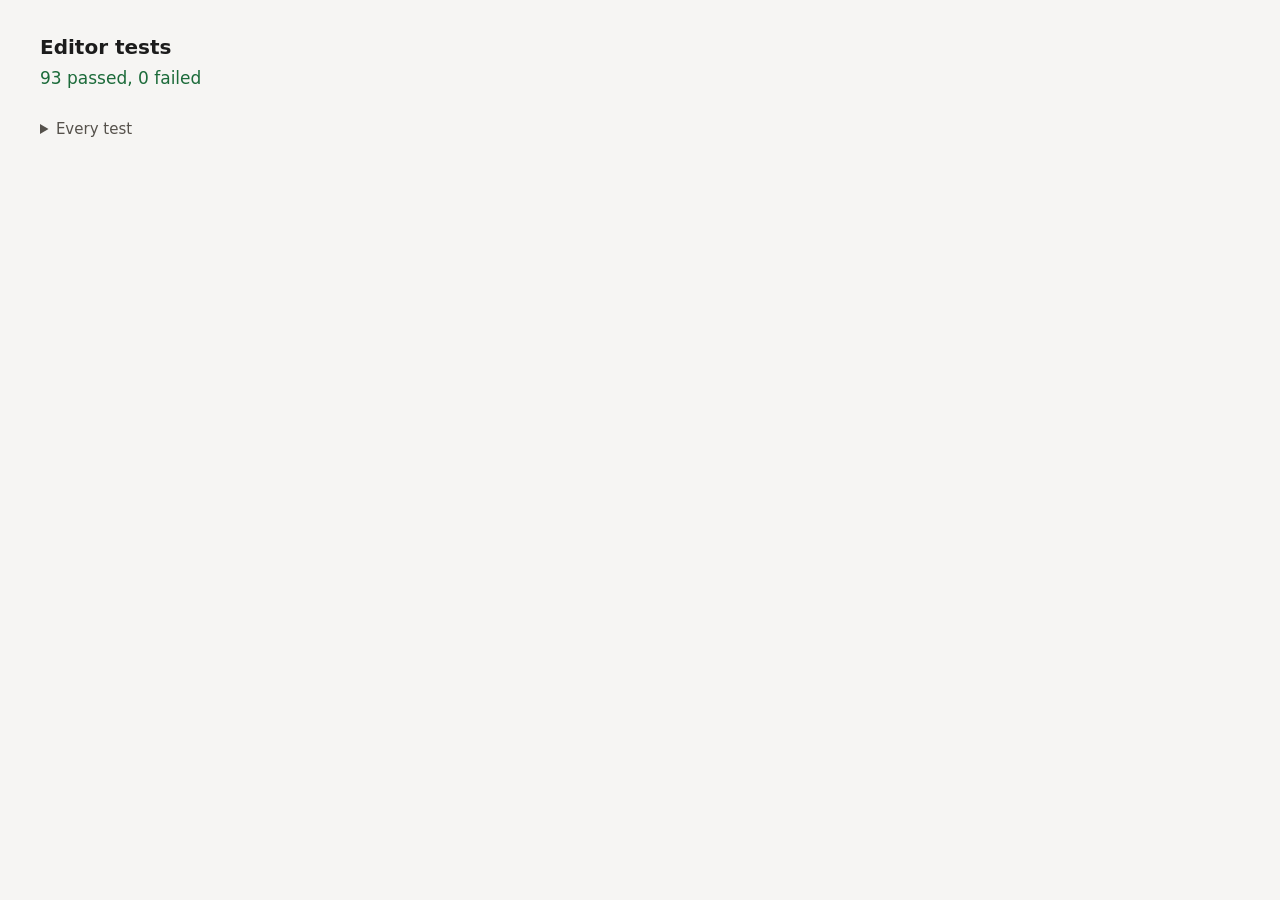
<file: tests/editor/index.html>
<!doctype html>
<html lang="en">
<head>
<meta charset="utf-8">
<meta name="viewport" content="width=device-width, initial-scale=1">
<title>Editor tests</title>
<link rel="stylesheet" href="page.css">
</head>
<body>
<h1>Editor tests</h1>
<p id="summary" role="status">Running…</p>
<ul id="failures"></ul>
<details>
  <summary>Every test</summary>
  <ul id="all"></ul>
</details>
<script type="module" src="page.mjs"></script>
</body>
</html>
</file>
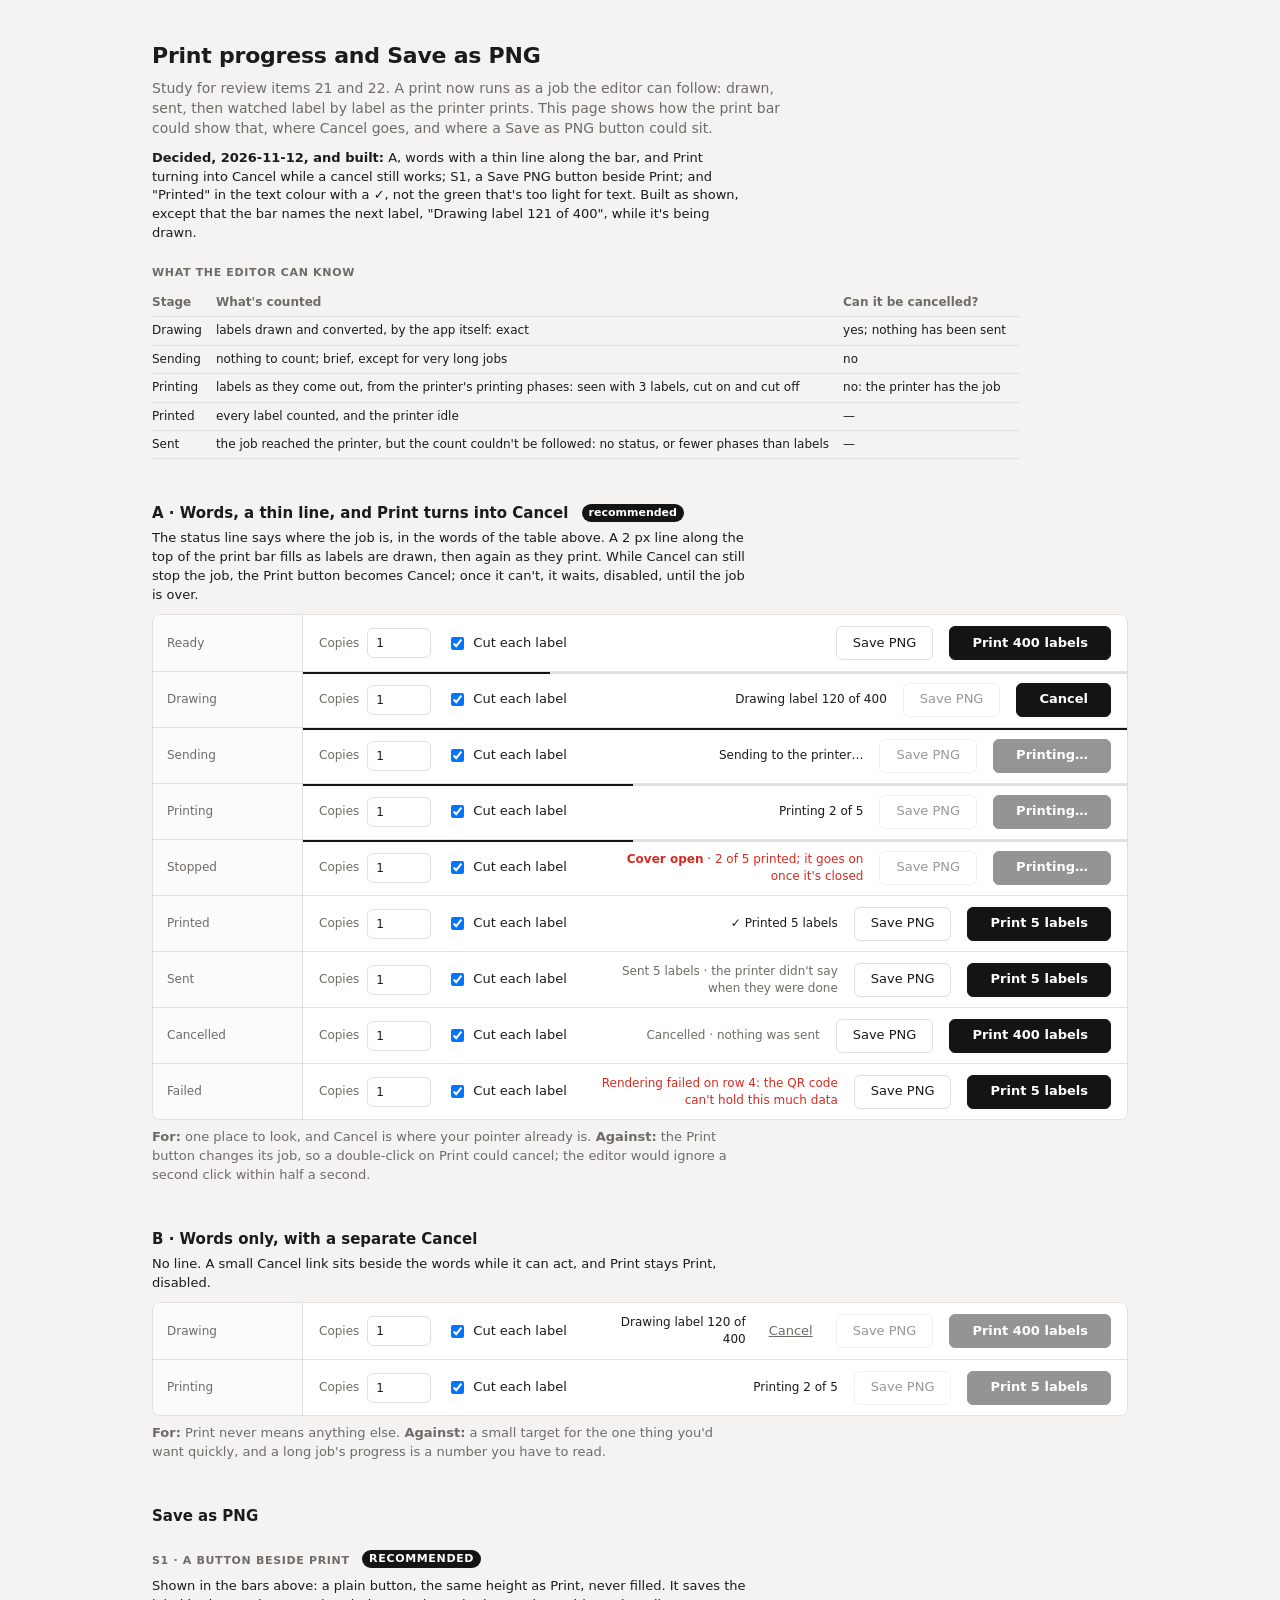
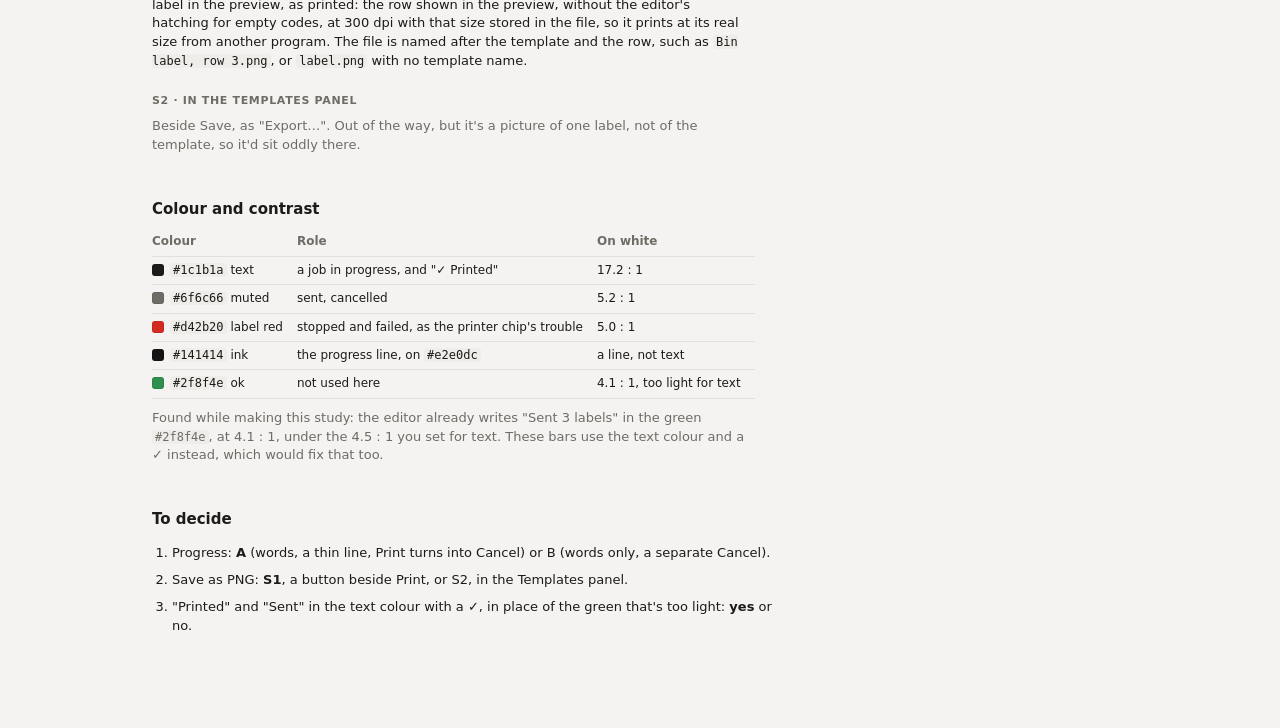
<file: design/print-bar.html>
<!doctype html>
<html lang="en">
<head>
<meta charset="utf-8">
<meta name="viewport" content="width=device-width, initial-scale=1">
<title>Study · Print progress and Save as PNG</title>
<style>
/* The editor's own tokens (app/static/style.css), copied so this page stands alone */
:root {
  --bg: #f4f3f1; --panel: #fbfbfa; --surface: #ffffff; --line: #e2e0dc; --line-strong: #cbc8c2;
  --text: #1c1b1a; --muted: #6f6c66; --faint: #a19d96; --ink: #141414;
  --red: #d42b20; --accent: #2f6fdf; --ok: #2f8f4e;
  --font: system-ui, -apple-system, "Segoe UI", Ubuntu, Cantarell, sans-serif;
  --mono: ui-monospace, "DejaVu Sans Mono", Menlo, monospace;
}
* { box-sizing: border-box; }
body { margin: 0; font: 13px/1.45 var(--font); color: var(--text); background: var(--bg); }
main { max-width: 1040px; margin: 0 auto; padding: 40px 32px 80px; }
h1 { font-size: 22px; font-weight: 650; letter-spacing: -0.01em; margin: 0 0 6px; }
h2 { font-size: 15px; font-weight: 650; margin: 44px 0 4px; }
h3 { font-size: 11px; font-weight: 600; text-transform: uppercase; letter-spacing: .06em; color: var(--muted); margin: 22px 0 8px; }
p { margin: 0 0 10px; max-width: 72ch; }
.lede { font-size: 14px; color: var(--muted); }
.note { color: var(--muted); }
code { font-family: var(--mono); font-size: 12px; background: #efede9; padding: 0 3px; border-radius: 3px; }
.rec { display: inline-block; margin-left: 8px; padding: 1px 7px; border-radius: 999px; background: var(--ink); color: #fff; font-size: 11px; font-weight: 600; vertical-align: 2px; }

/* One print bar per state, as in the editor */
.states { display: grid; grid-template-columns: 150px 1fr; gap: 0; border: 1px solid var(--line); border-radius: 8px; overflow: hidden; background: var(--surface); }
.states > .what { padding: 0 14px; display: flex; align-items: center; color: var(--muted); font-size: 12px; background: var(--panel); border-right: 1px solid var(--line); border-top: 1px solid var(--line); }
.states > .bar { border-top: 1px solid var(--line); }
.states > :nth-child(-n+2) { border-top: 0; }
.bar { position: relative; display: flex; align-items: center; gap: 16px; padding: 10px 16px; min-height: 56px; background: var(--surface); }
.bar .spacer { flex: 1; }
.bar .field { display: flex; align-items: center; gap: 8px; color: var(--muted); font-size: 12px; }
.bar input[type=number] { width: 64px; height: 30px; border: 1px solid var(--line); border-radius: 6px; padding: 0 8px; font: inherit; color: var(--text); }
.bar .check { display: inline-flex; align-items: center; gap: 6px; white-space: nowrap; }
.btn { height: 34px; padding: 0 16px; border-radius: 6px; border: 1px solid var(--line); background: var(--surface); font: inherit; color: var(--text); white-space: nowrap; }
.btn.primary { padding: 0 22px; border-color: var(--ink); background: var(--ink); color: #fff; font-weight: 600; }
.btn:disabled { opacity: .45; }
.btn.quiet { border-color: transparent; background: none; color: var(--muted); padding: 0 6px; text-decoration: underline; height: auto; }
.msg { font-size: 12px; color: var(--muted); text-align: right; min-width: 0; }
.msg.now { color: var(--text); }
.msg.err { color: var(--red); }
.msg b { font-weight: 600; }
.msg .n { font-variant-numeric: tabular-nums; }
/* Progress: a 2 px line along the bar's top edge, filled to the share done. It
   moves only when the count does; nothing is animated. */
.track { position: absolute; left: 0; right: 0; top: 0; height: 2px; background: var(--line); }
.track i { display: block; height: 100%; background: var(--ink); }

table.facts { border-collapse: collapse; margin: 8px 0 0; font-size: 12px; }
table.facts th, table.facts td { text-align: left; padding: 5px 14px 5px 0; border-bottom: 1px solid var(--line); vertical-align: top; }
table.facts th { color: var(--muted); font-weight: 600; }
.sw { display: inline-block; width: 12px; height: 12px; border-radius: 3px; vertical-align: -2px; margin-right: 6px; border: 1px solid rgba(0,0,0,.08); }
ol.decide { padding-left: 20px; } ol.decide li { margin: 0 0 8px; max-width: 75ch; }
</style>
</head>
<body>
<main>

<h1>Print progress and Save as PNG</h1>
<p class="lede">Study for review items 21 and 22. A print now runs as a job the editor can follow: drawn, sent, then watched label by label as the printer prints. This page shows how the print bar could show that, where Cancel goes, and where a Save as PNG button could sit.</p>
<p><strong>Decided, 2026-11-12, and built:</strong> A, words with a thin line along the bar, and Print turning into Cancel while a cancel still works; S1, a Save PNG button beside Print; and "Printed" in the text colour with a ✓, not the green that's too light for text. Built as shown, except that the bar names the next label, "Drawing label 121 of 400", while it's being drawn.</p>

<h3>What the editor can know</h3>
<table class="facts">
  <tr><th>Stage</th><th>What's counted</th><th>Can it be cancelled?</th></tr>
  <tr><td>Drawing</td><td>labels drawn and converted, by the app itself: exact</td><td>yes; nothing has been sent</td></tr>
  <tr><td>Sending</td><td>nothing to count; brief, except for very long jobs</td><td>no</td></tr>
  <tr><td>Printing</td><td>labels as they come out, from the printer's printing phases: seen with 3 labels, cut on and cut off</td><td>no: the printer has the job</td></tr>
  <tr><td>Printed</td><td>every label counted, and the printer idle</td><td>—</td></tr>
  <tr><td>Sent</td><td>the job reached the printer, but the count couldn't be followed: no status, or fewer phases than labels</td><td>—</td></tr>
</table>

<!-- ======================================================================= -->
<h2>A · Words, a thin line, and Print turns into Cancel <span class="rec">recommended</span></h2>
<p>The status line says where the job is, in the words of the table above. A 2 px line along the top of the print bar fills as labels are drawn, then again as they print. While Cancel can still stop the job, the Print button becomes Cancel; once it can't, it waits, disabled, until the job is over.</p>
<div class="states">
  <div class="what">Ready</div>
  <div class="bar"><label class="field">Copies <input type="number" value="1"></label><label class="check"><input type="checkbox" checked> Cut each label</label><span class="spacer"></span><button class="btn" type="button">Save PNG</button><button class="btn primary" type="button">Print 400 labels</button></div>

  <div class="what">Drawing</div>
  <div class="bar"><span class="track"><i style="width:30%"></i></span><label class="field">Copies <input type="number" value="1"></label><label class="check"><input type="checkbox" checked> Cut each label</label><span class="spacer"></span><span class="msg now" role="status">Drawing label <span class="n">120</span> of <span class="n">400</span></span><button class="btn" type="button" disabled>Save PNG</button><button class="btn primary" type="button">Cancel</button></div>

  <div class="what">Sending</div>
  <div class="bar"><span class="track"><i style="width:100%"></i></span><label class="field">Copies <input type="number" value="1"></label><label class="check"><input type="checkbox" checked> Cut each label</label><span class="spacer"></span><span class="msg now">Sending to the printer…</span><button class="btn" type="button" disabled>Save PNG</button><button class="btn primary" type="button" disabled>Printing…</button></div>

  <div class="what">Printing</div>
  <div class="bar"><span class="track"><i style="width:40%"></i></span><label class="field">Copies <input type="number" value="1"></label><label class="check"><input type="checkbox" checked> Cut each label</label><span class="spacer"></span><span class="msg now">Printing <span class="n">2</span> of <span class="n">5</span></span><button class="btn" type="button" disabled>Save PNG</button><button class="btn primary" type="button" disabled>Printing…</button></div>

  <div class="what">Stopped</div>
  <div class="bar"><span class="track"><i style="width:40%"></i></span><label class="field">Copies <input type="number" value="1"></label><label class="check"><input type="checkbox" checked> Cut each label</label><span class="spacer"></span><span class="msg err"><b>Cover open</b> · 2 of 5 printed; it goes on once it's closed</span><button class="btn" type="button" disabled>Save PNG</button><button class="btn primary" type="button" disabled>Printing…</button></div>

  <div class="what">Printed</div>
  <div class="bar"><label class="field">Copies <input type="number" value="1"></label><label class="check"><input type="checkbox" checked> Cut each label</label><span class="spacer"></span><span class="msg now">✓ Printed <span class="n">5</span> labels</span><button class="btn" type="button">Save PNG</button><button class="btn primary" type="button">Print 5 labels</button></div>

  <div class="what">Sent</div>
  <div class="bar"><label class="field">Copies <input type="number" value="1"></label><label class="check"><input type="checkbox" checked> Cut each label</label><span class="spacer"></span><span class="msg">Sent <span class="n">5</span> labels · the printer didn't say when they were done</span><button class="btn" type="button">Save PNG</button><button class="btn primary" type="button">Print 5 labels</button></div>

  <div class="what">Cancelled</div>
  <div class="bar"><label class="field">Copies <input type="number" value="1"></label><label class="check"><input type="checkbox" checked> Cut each label</label><span class="spacer"></span><span class="msg">Cancelled · nothing was sent</span><button class="btn" type="button">Save PNG</button><button class="btn primary" type="button">Print 400 labels</button></div>

  <div class="what">Failed</div>
  <div class="bar"><label class="field">Copies <input type="number" value="1"></label><label class="check"><input type="checkbox" checked> Cut each label</label><span class="spacer"></span><span class="msg err">Rendering failed on row 4: the QR code can't hold this much data</span><button class="btn" type="button">Save PNG</button><button class="btn primary" type="button">Print 5 labels</button></div>
</div>
<p class="note" style="margin-top:8px"><strong>For:</strong> one place to look, and Cancel is where your pointer already is. <strong>Against:</strong> the Print button changes its job, so a double-click on Print could cancel; the editor would ignore a second click within half a second.</p>

<!-- ======================================================================= -->
<h2>B · Words only, with a separate Cancel</h2>
<p>No line. A small Cancel link sits beside the words while it can act, and Print stays Print, disabled.</p>
<div class="states">
  <div class="what">Drawing</div>
  <div class="bar"><label class="field">Copies <input type="number" value="1"></label><label class="check"><input type="checkbox" checked> Cut each label</label><span class="spacer"></span><span class="msg now">Drawing label <span class="n">120</span> of <span class="n">400</span></span><button class="btn quiet" type="button">Cancel</button><button class="btn" type="button" disabled>Save PNG</button><button class="btn primary" type="button" disabled>Print 400 labels</button></div>
  <div class="what">Printing</div>
  <div class="bar"><label class="field">Copies <input type="number" value="1"></label><label class="check"><input type="checkbox" checked> Cut each label</label><span class="spacer"></span><span class="msg now">Printing <span class="n">2</span> of <span class="n">5</span></span><button class="btn" type="button" disabled>Save PNG</button><button class="btn primary" type="button" disabled>Print 5 labels</button></div>
</div>
<p class="note" style="margin-top:8px"><strong>For:</strong> Print never means anything else. <strong>Against:</strong> a small target for the one thing you'd want quickly, and a long job's progress is a number you have to read.</p>

<!-- ======================================================================= -->
<h2>Save as PNG</h2>
<h3>S1 · A button beside Print <span class="rec">recommended</span></h3>
<p>Shown in the bars above: a plain button, the same height as Print, never filled. It saves the label in the preview, as printed: the row shown in the preview, without the editor's hatching for empty codes, at 300 dpi with that size stored in the file, so it prints at its real size from another program. The file is named after the template and the row, such as <code>Bin label, row 3.png</code>, or <code>label.png</code> with no template name.</p>
<h3>S2 · In the Templates panel</h3>
<p class="note">Beside Save, as "Export…". Out of the way, but it's a picture of one label, not of the template, so it'd sit oddly there.</p>

<!-- ======================================================================= -->
<h2>Colour and contrast</h2>
<table class="facts">
  <tr><th>Colour</th><th>Role</th><th>On white</th></tr>
  <tr><td><span class="sw" style="background:#1c1b1a"></span><code>#1c1b1a</code> text</td><td>a job in progress, and "✓ Printed"</td><td>17.2 : 1</td></tr>
  <tr><td><span class="sw" style="background:#6f6c66"></span><code>#6f6c66</code> muted</td><td>sent, cancelled</td><td>5.2 : 1</td></tr>
  <tr><td><span class="sw" style="background:#d42b20"></span><code>#d42b20</code> label red</td><td>stopped and failed, as the printer chip's trouble</td><td>5.0 : 1</td></tr>
  <tr><td><span class="sw" style="background:#141414"></span><code>#141414</code> ink</td><td>the progress line, on <code>#e2e0dc</code></td><td>a line, not text</td></tr>
  <tr><td><span class="sw" style="background:#2f8f4e"></span><code>#2f8f4e</code> ok</td><td>not used here</td><td>4.1 : 1, too light for text</td></tr>
</table>
<p class="note" style="margin-top:10px">Found while making this study: the editor already writes "Sent 3 labels" in the green <code>#2f8f4e</code>, at 4.1 : 1, under the 4.5 : 1 you set for text. These bars use the text colour and a ✓ instead, which would fix that too.</p>

<h2>To decide</h2>
<ol class="decide">
  <li>Progress: <strong>A</strong> (words, a thin line, Print turns into Cancel) or B (words only, a separate Cancel).</li>
  <li>Save as PNG: <strong>S1</strong>, a button beside Print, or S2, in the Templates panel.</li>
  <li>"Printed" and "Sent" in the text colour with a ✓, in place of the green that's too light: <strong>yes</strong> or no.</li>
</ol>

</main>
</body>
</html>
</file>
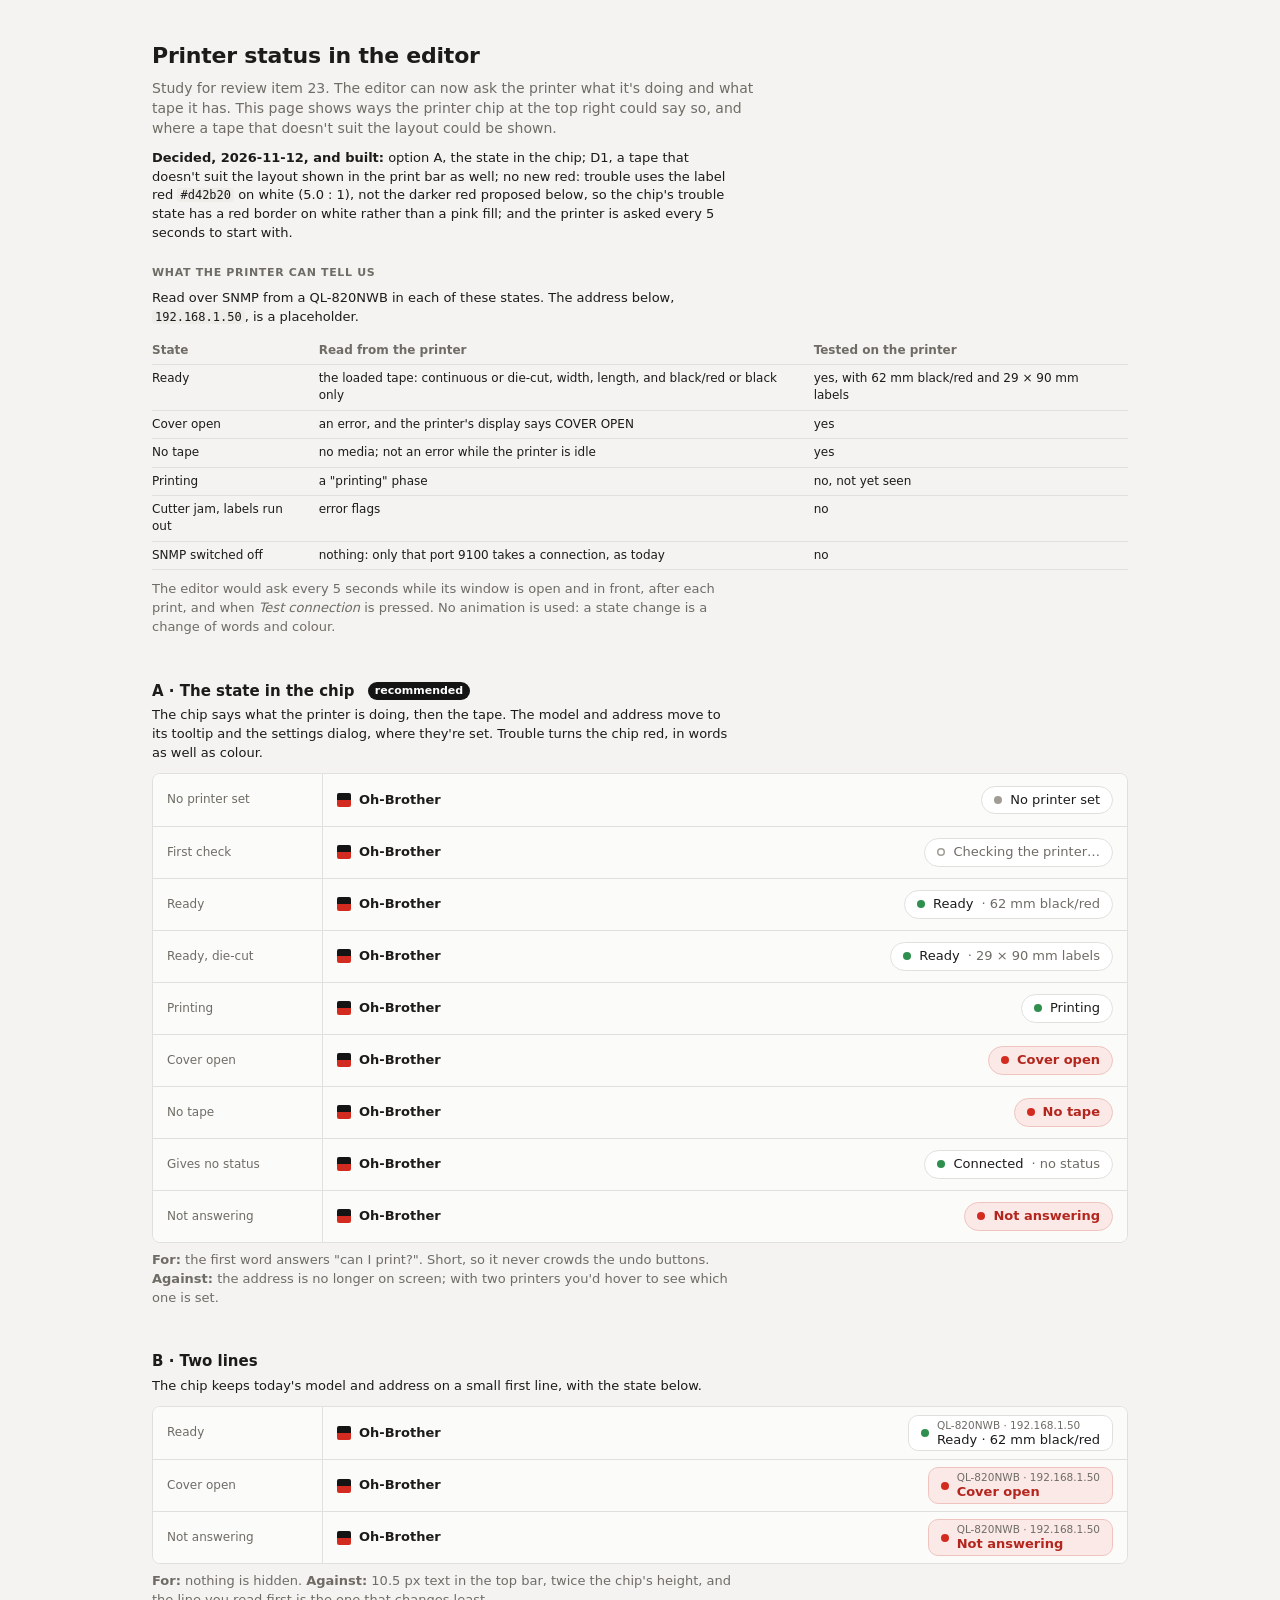
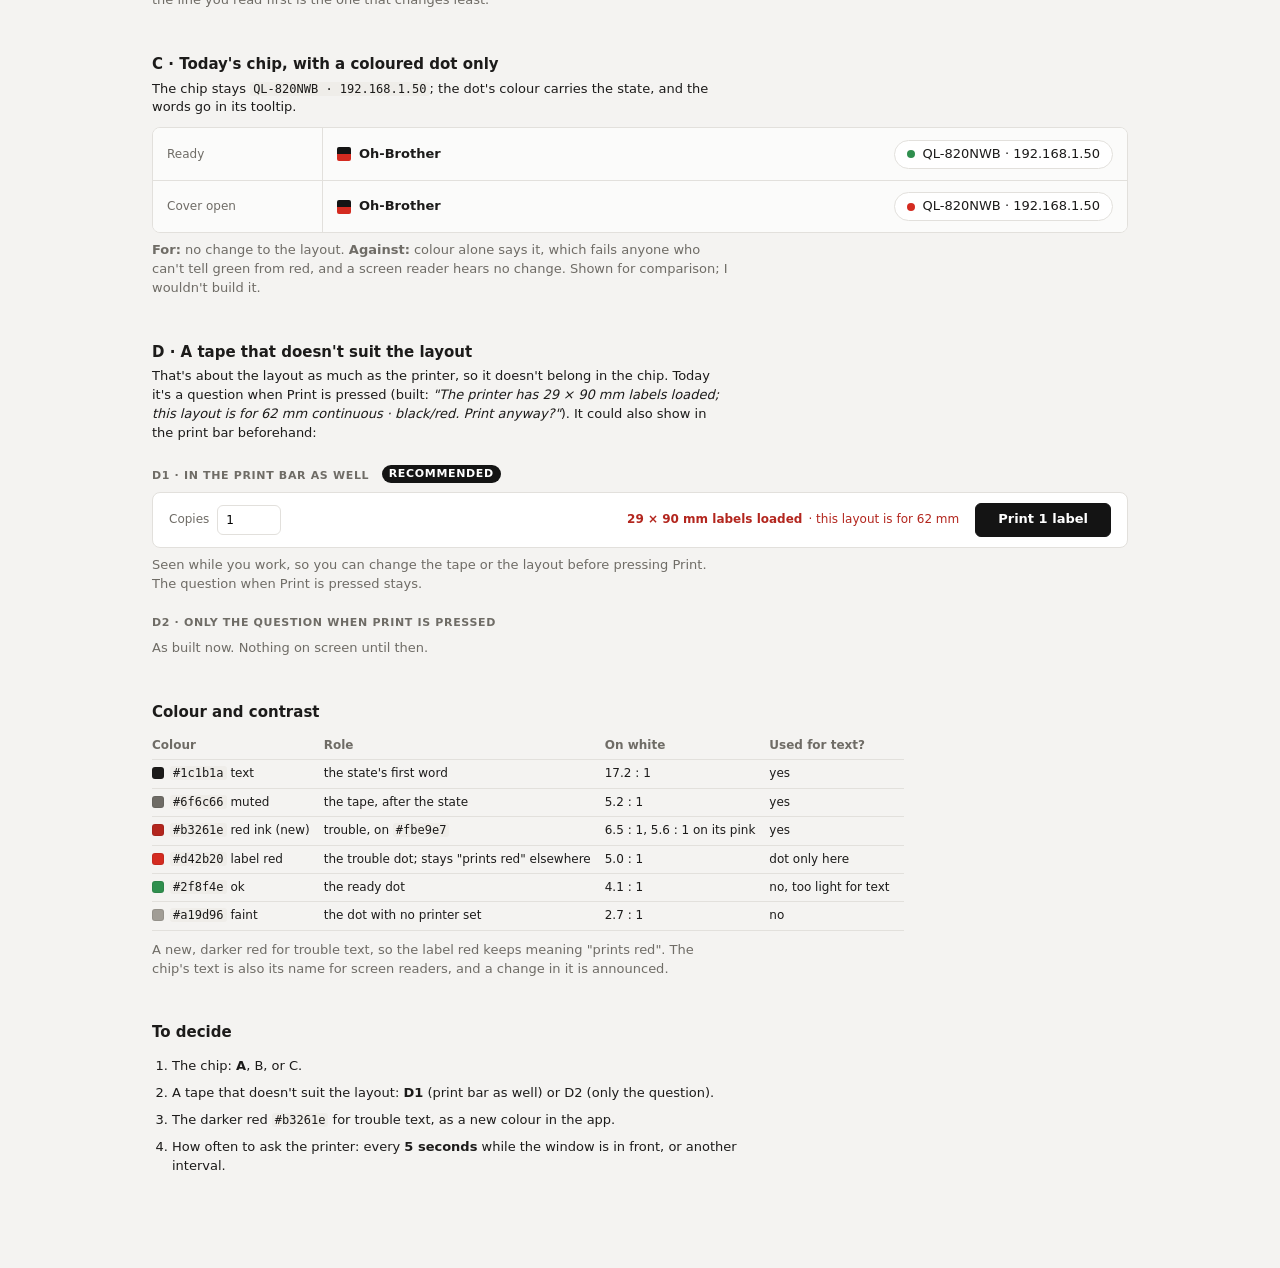
<file: design/printer-status.html>
<!doctype html>
<html lang="en">
<head>
<meta charset="utf-8">
<meta name="viewport" content="width=device-width, initial-scale=1">
<title>Study · Printer status in the editor</title>
<style>
/* The editor's own tokens (app/static/style.css), copied so this page stands alone */
:root {
  --bg: #f4f3f1; --panel: #fbfbfa; --surface: #ffffff; --line: #e2e0dc; --line-strong: #cbc8c2;
  --text: #1c1b1a; --muted: #6f6c66; --faint: #a19d96; --ink: #141414;
  --red: #d42b20; --red-soft: #fbe9e7; --accent: #2f6fdf; --ok: #2f8f4e; --warn: #a8660b;
  --font: system-ui, -apple-system, "Segoe UI", Ubuntu, Cantarell, sans-serif;
  --mono: ui-monospace, "DejaVu Sans Mono", Menlo, monospace;
}
* { box-sizing: border-box; }
body { margin: 0; font: 13px/1.45 var(--font); color: var(--text); background: var(--bg); }
main { max-width: 1040px; margin: 0 auto; padding: 40px 32px 80px; }
h1 { font-size: 22px; font-weight: 650; letter-spacing: -0.01em; margin: 0 0 6px; }
h2 { font-size: 15px; font-weight: 650; margin: 44px 0 4px; }
h3 { font-size: 11px; font-weight: 600; text-transform: uppercase; letter-spacing: .06em; color: var(--muted); margin: 22px 0 8px; }
p { margin: 0 0 10px; max-width: 70ch; }
.lede { font-size: 14px; color: var(--muted); }
.note { color: var(--muted); }
code { font-family: var(--mono); font-size: 12px; background: #efede9; padding: 0 3px; border-radius: 3px; }
.rec { display: inline-block; margin-left: 8px; padding: 1px 7px; border-radius: 999px; background: var(--ink); color: #fff; font-size: 11px; font-weight: 600; vertical-align: 2px; }

/* A strip of the editor's top bar, one per state */
.states { display: grid; grid-template-columns: 170px 1fr; border: 1px solid var(--line); border-radius: 8px; overflow: hidden; background: var(--surface); }
.states > div { padding: 0 14px; display: flex; align-items: center; min-height: 52px; border-top: 1px solid var(--line); }
.states > div:nth-child(-n+2) { border-top: 0; }
.states .what { color: var(--muted); font-size: 12px; background: var(--panel); border-right: 1px solid var(--line); }
.states .bar { justify-content: space-between; gap: 16px; background: var(--panel); }
.bar .brand { font-weight: 650; display: flex; align-items: center; gap: 8px; color: var(--text); }
.bar .brand i { width: 14px; height: 14px; border-radius: 2px; background: linear-gradient(var(--ink) 0 50%, var(--red) 50% 100%); }

/* The chip as it is today, and its variants */
.chip { display: inline-flex; align-items: center; gap: 8px; border: 1px solid var(--line); background: var(--surface);
  border-radius: 999px; padding: 4px 12px; font: inherit; color: var(--text); white-space: nowrap; }
.chip .dot { width: 8px; height: 8px; border-radius: 50%; background: var(--faint); flex: none; }
.dot.ok { background: var(--ok); } .dot.bad { background: var(--red); } .dot.warn { background: var(--warn); }
.dot.hollow { background: none; box-shadow: inset 0 0 0 1.5px var(--faint); }
.chip .sub { color: var(--muted); }
.chip.trouble { border-color: #efc4bf; background: var(--red-soft); }
.chip.trouble .say { color: #b3261e; font-weight: 600; }
.chip.two { flex-direction: row; padding: 3px 12px; border-radius: 10px; }
.chip.two .lines { display: flex; flex-direction: column; line-height: 1.2; }
.chip.two .lines small { font-size: 10.5px; color: var(--muted); }

/* The print bar, for where a tape that doesn't suit the layout is shown */
.printbar { display: flex; align-items: center; gap: 16px; padding: 10px 16px; border: 1px solid var(--line); border-radius: 8px; background: var(--surface); }
.printbar .spacer { flex: 1; }
.printbar .field { display: flex; align-items: center; gap: 8px; color: var(--muted); font-size: 12px; }
.printbar input[type=number] { width: 64px; height: 30px; border: 1px solid var(--line); border-radius: 6px; padding: 0 8px; font: inherit; }
.printbar button { height: 34px; padding: 0 22px; border-radius: 6px; border: 1px solid var(--ink); background: var(--ink); color: #fff; font: inherit; font-weight: 600; }
.printbar .warn-line { color: #b3261e; font-size: 12px; display: flex; align-items: center; gap: 6px; }
.printbar .warn-line b { font-weight: 600; }

table.facts { border-collapse: collapse; margin: 8px 0 0; font-size: 12px; }
table.facts th, table.facts td { text-align: left; padding: 5px 14px 5px 0; border-bottom: 1px solid var(--line); vertical-align: top; }
table.facts th { color: var(--muted); font-weight: 600; }
.sw { display: inline-block; width: 12px; height: 12px; border-radius: 3px; vertical-align: -2px; margin-right: 6px; border: 1px solid rgba(0,0,0,.08); }
ol.decide { padding-left: 20px; } ol.decide li { margin: 0 0 8px; max-width: 75ch; }
</style>
</head>
<body>
<main>

<h1>Printer status in the editor</h1>
<p class="lede">Study for review item 23. The editor can now ask the printer what it's doing and what tape it has. This page shows ways the printer chip at the top right could say so, and where a tape that doesn't suit the layout could be shown.</p>
<p><strong>Decided, 2026-11-12, and built:</strong> option A, the state in the chip; D1, a tape that doesn't suit the layout shown in the print bar as well; no new red: trouble uses the label red <code>#d42b20</code> on white (5.0 : 1), not the darker red proposed below, so the chip's trouble state has a red border on white rather than a pink fill; and the printer is asked every 5 seconds to start with.</p>

<h3>What the printer can tell us</h3>
<p>Read over SNMP from a QL-820NWB in each of these states. The address below, <code>192.168.1.50</code>, is a placeholder.</p>
<table class="facts">
  <tr><th>State</th><th>Read from the printer</th><th>Tested on the printer</th></tr>
  <tr><td>Ready</td><td>the loaded tape: continuous or die-cut, width, length, and black/red or black only</td><td>yes, with 62 mm black/red and 29 × 90 mm labels</td></tr>
  <tr><td>Cover open</td><td>an error, and the printer's display says COVER OPEN</td><td>yes</td></tr>
  <tr><td>No tape</td><td>no media; not an error while the printer is idle</td><td>yes</td></tr>
  <tr><td>Printing</td><td>a "printing" phase</td><td>no, not yet seen</td></tr>
  <tr><td>Cutter jam, labels run out</td><td>error flags</td><td>no</td></tr>
  <tr><td>SNMP switched off</td><td>nothing: only that port 9100 takes a connection, as today</td><td>no</td></tr>
</table>
<p class="note" style="margin-top:10px">The editor would ask every 5 seconds while its window is open and in front, after each print, and when <em>Test connection</em> is pressed. No animation is used: a state change is a change of words and colour.</p>

<!-- ======================================================================= -->
<h2>A · The state in the chip <span class="rec">recommended</span></h2>
<p>The chip says what the printer is doing, then the tape. The model and address move to its tooltip and the settings dialog, where they're set. Trouble turns the chip red, in words as well as colour.</p>
<div class="states">
  <div class="what">No printer set</div><div class="bar"><span class="brand"><i></i>Oh-Brother</span><span class="chip"><span class="dot"></span>No printer set</span></div>
  <div class="what">First check</div><div class="bar"><span class="brand"><i></i>Oh-Brother</span><span class="chip"><span class="dot hollow"></span><span class="sub">Checking the printer…</span></span></div>
  <div class="what">Ready</div><div class="bar"><span class="brand"><i></i>Oh-Brother</span><span class="chip" title="QL-820NWB at 192.168.1.50 · display: READY"><span class="dot ok"></span>Ready <span class="sub">· 62 mm black/red</span></span></div>
  <div class="what">Ready, die-cut</div><div class="bar"><span class="brand"><i></i>Oh-Brother</span><span class="chip"><span class="dot ok"></span>Ready <span class="sub">· 29 × 90 mm labels</span></span></div>
  <div class="what">Printing</div><div class="bar"><span class="brand"><i></i>Oh-Brother</span><span class="chip"><span class="dot ok"></span>Printing</span></div>
  <div class="what">Cover open</div><div class="bar"><span class="brand"><i></i>Oh-Brother</span><span class="chip trouble"><span class="dot bad"></span><span class="say">Cover open</span></span></div>
  <div class="what">No tape</div><div class="bar"><span class="brand"><i></i>Oh-Brother</span><span class="chip trouble"><span class="dot bad"></span><span class="say">No tape</span></span></div>
  <div class="what">Gives no status</div><div class="bar"><span class="brand"><i></i>Oh-Brother</span><span class="chip"><span class="dot ok"></span>Connected <span class="sub">· no status</span></span></div>
  <div class="what">Not answering</div><div class="bar"><span class="brand"><i></i>Oh-Brother</span><span class="chip trouble"><span class="dot bad"></span><span class="say">Not answering</span></span></div>
</div>
<p class="note" style="margin-top:8px"><strong>For:</strong> the first word answers "can I print?". Short, so it never crowds the undo buttons. <strong>Against:</strong> the address is no longer on screen; with two printers you'd hover to see which one is set.</p>

<!-- ======================================================================= -->
<h2>B · Two lines</h2>
<p>The chip keeps today's model and address on a small first line, with the state below.</p>
<div class="states">
  <div class="what">Ready</div><div class="bar"><span class="brand"><i></i>Oh-Brother</span><span class="chip two"><span class="dot ok"></span><span class="lines"><small>QL-820NWB · 192.168.1.50</small>Ready · 62 mm black/red</span></span></div>
  <div class="what">Cover open</div><div class="bar"><span class="brand"><i></i>Oh-Brother</span><span class="chip two trouble"><span class="dot bad"></span><span class="lines"><small>QL-820NWB · 192.168.1.50</small><span class="say">Cover open</span></span></span></div>
  <div class="what">Not answering</div><div class="bar"><span class="brand"><i></i>Oh-Brother</span><span class="chip two trouble"><span class="dot bad"></span><span class="lines"><small>QL-820NWB · 192.168.1.50</small><span class="say">Not answering</span></span></span></div>
</div>
<p class="note" style="margin-top:8px"><strong>For:</strong> nothing is hidden. <strong>Against:</strong> 10.5 px text in the top bar, twice the chip's height, and the line you read first is the one that changes least.</p>

<!-- ======================================================================= -->
<h2>C · Today's chip, with a coloured dot only</h2>
<p>The chip stays <code>QL-820NWB · 192.168.1.50</code>; the dot's colour carries the state, and the words go in its tooltip.</p>
<div class="states">
  <div class="what">Ready</div><div class="bar"><span class="brand"><i></i>Oh-Brother</span><span class="chip" title="Ready · 62 mm black/red"><span class="dot ok"></span>QL-820NWB · 192.168.1.50</span></div>
  <div class="what">Cover open</div><div class="bar"><span class="brand"><i></i>Oh-Brother</span><span class="chip" title="Cover open"><span class="dot bad"></span>QL-820NWB · 192.168.1.50</span></div>
</div>
<p class="note" style="margin-top:8px"><strong>For:</strong> no change to the layout. <strong>Against:</strong> colour alone says it, which fails anyone who can't tell green from red, and a screen reader hears no change. Shown for comparison; I wouldn't build it.</p>

<!-- ======================================================================= -->
<h2>D · A tape that doesn't suit the layout</h2>
<p>That's about the layout as much as the printer, so it doesn't belong in the chip. Today it's a question when Print is pressed (built: <em>"The printer has 29 × 90 mm labels loaded; this layout is for 62 mm continuous · black/red. Print anyway?"</em>). It could also show in the print bar beforehand:</p>
<h3>D1 · In the print bar as well <span class="rec">recommended</span></h3>
<div class="printbar">
  <label class="field">Copies <input type="number" value="1"></label>
  <span class="spacer"></span>
  <span class="warn-line" role="status"><b>29 × 90 mm labels loaded</b> · this layout is for 62 mm</span>
  <button type="button">Print 1 label</button>
</div>
<p class="note" style="margin-top:8px">Seen while you work, so you can change the tape or the layout before pressing Print. The question when Print is pressed stays.</p>
<h3>D2 · Only the question when Print is pressed</h3>
<p class="note">As built now. Nothing on screen until then.</p>

<!-- ======================================================================= -->
<h2>Colour and contrast</h2>
<table class="facts">
  <tr><th>Colour</th><th>Role</th><th>On white</th><th>Used for text?</th></tr>
  <tr><td><span class="sw" style="background:#1c1b1a"></span><code>#1c1b1a</code> text</td><td>the state's first word</td><td>17.2 : 1</td><td>yes</td></tr>
  <tr><td><span class="sw" style="background:#6f6c66"></span><code>#6f6c66</code> muted</td><td>the tape, after the state</td><td>5.2 : 1</td><td>yes</td></tr>
  <tr><td><span class="sw" style="background:#b3261e"></span><code>#b3261e</code> red ink (new)</td><td>trouble, on <code>#fbe9e7</code></td><td>6.5 : 1, 5.6 : 1 on its pink</td><td>yes</td></tr>
  <tr><td><span class="sw" style="background:#d42b20"></span><code>#d42b20</code> label red</td><td>the trouble dot; stays "prints red" elsewhere</td><td>5.0 : 1</td><td>dot only here</td></tr>
  <tr><td><span class="sw" style="background:#2f8f4e"></span><code>#2f8f4e</code> ok</td><td>the ready dot</td><td>4.1 : 1</td><td>no, too light for text</td></tr>
  <tr><td><span class="sw" style="background:#a19d96"></span><code>#a19d96</code> faint</td><td>the dot with no printer set</td><td>2.7 : 1</td><td>no</td></tr>
</table>
<p class="note" style="margin-top:10px">A new, darker red for trouble text, so the label red keeps meaning "prints red". The chip's text is also its name for screen readers, and a change in it is announced.</p>

<h2>To decide</h2>
<ol class="decide">
  <li>The chip: <strong>A</strong>, B, or C.</li>
  <li>A tape that doesn't suit the layout: <strong>D1</strong> (print bar as well) or D2 (only the question).</li>
  <li>The darker red <code>#b3261e</code> for trouble text, as a new colour in the app.</li>
  <li>How often to ask the printer: every <strong>5 seconds</strong> while the window is in front, or another interval.</li>
</ol>

</main>
</body>
</html>
</file>
<file: tests/editor/page.css>
/* The test page. Its own small sheet: the app's policy allows no styles
   written into a page. */
body { font: 15px/1.5 system-ui, sans-serif; color: #1c1c1c; background: #f6f5f3; margin: 0; padding: 32px 40px; max-width: 880px; }
h1 { font-size: 20px; font-weight: 600; margin: 0 0 4px; }
#summary { font-size: 17px; margin: 0 0 20px; }
#summary.pass { color: #1c6b3a; }
#summary.fail { color: #b3261e; }
ul { list-style: none; margin: 0; padding: 0; }
li { padding: 6px 0; border-top: 1px solid #e2dfda; }
li .group { color: #77736c; margin-right: 8px; font-variant: all-small-caps; letter-spacing: .04em; }
li .why { display: block; margin-top: 2px; font: 13px/1.45 ui-monospace, monospace; color: #b3261e; white-space: pre-wrap; }
#failures:empty { display: none; }
#failures { margin-bottom: 20px; }
details { margin-top: 8px; }
summary { cursor: pointer; color: #55514b; padding: 6px 0; }
</file>
